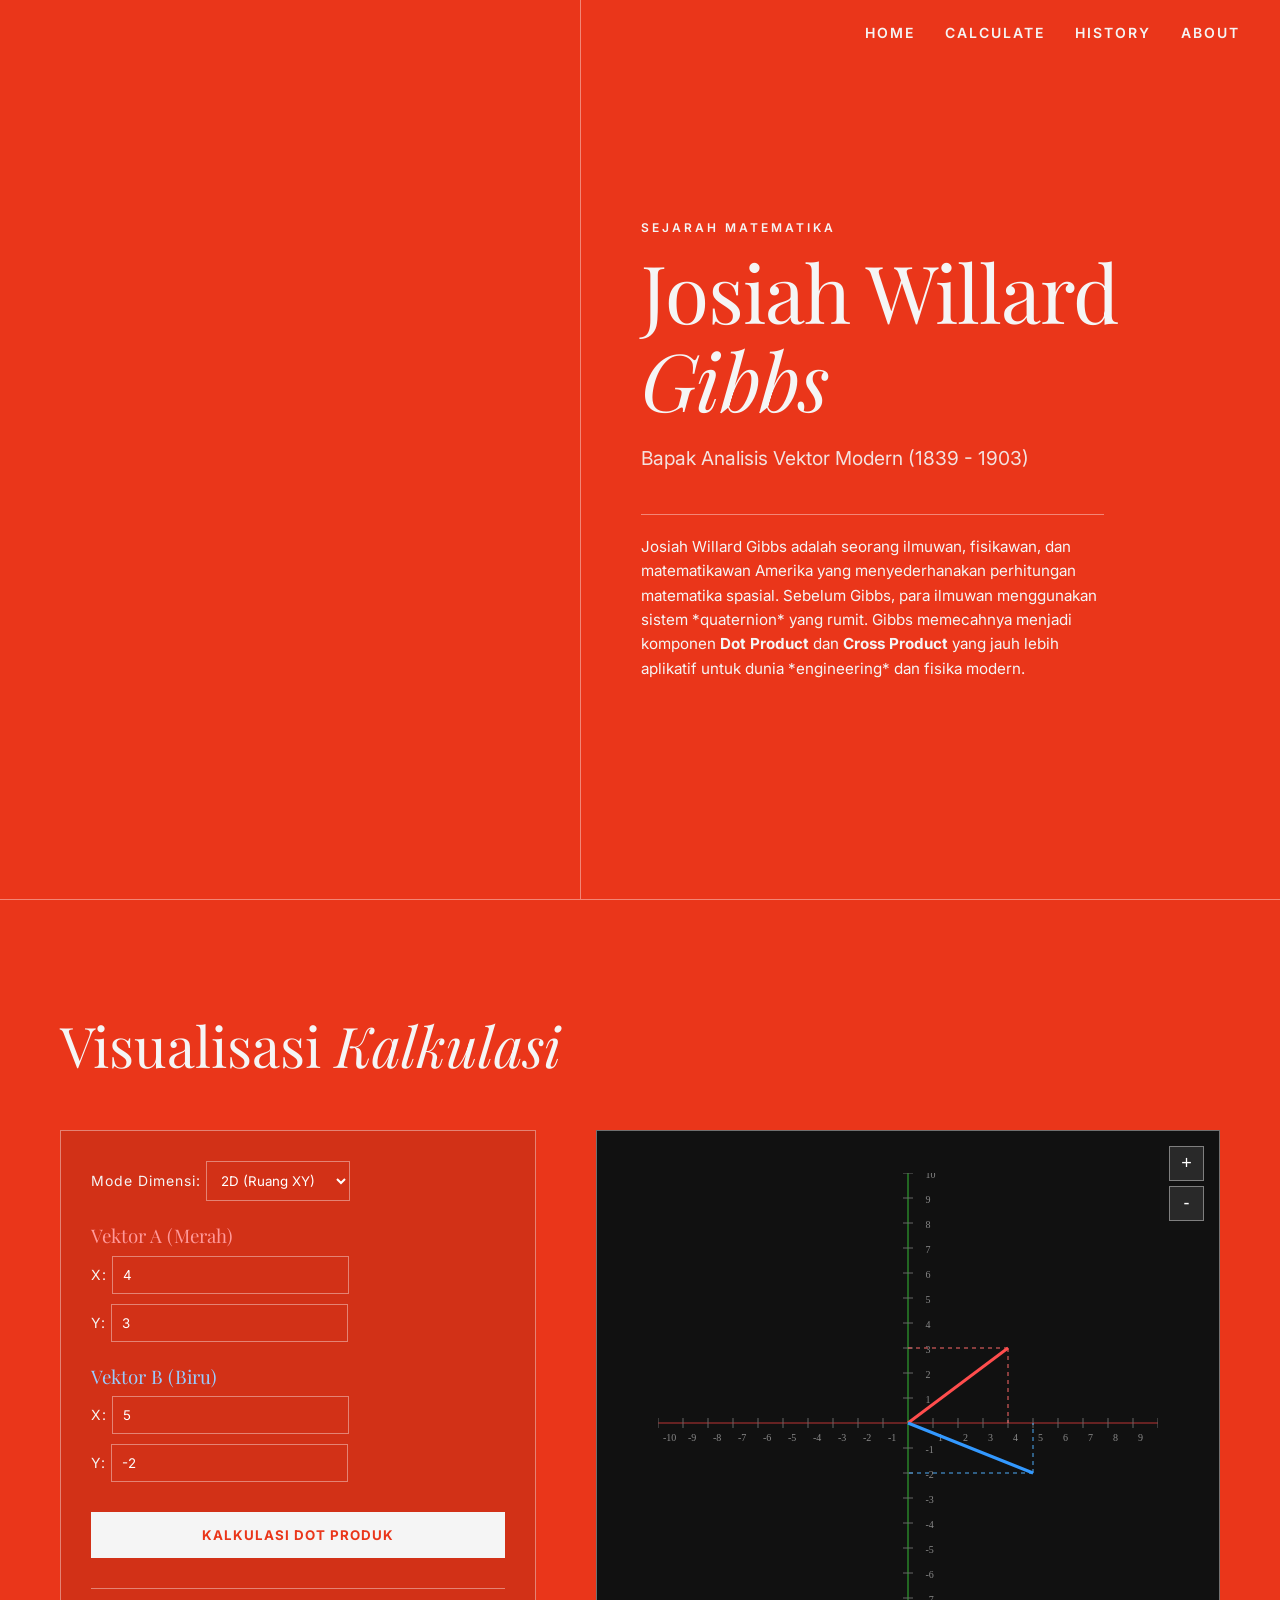
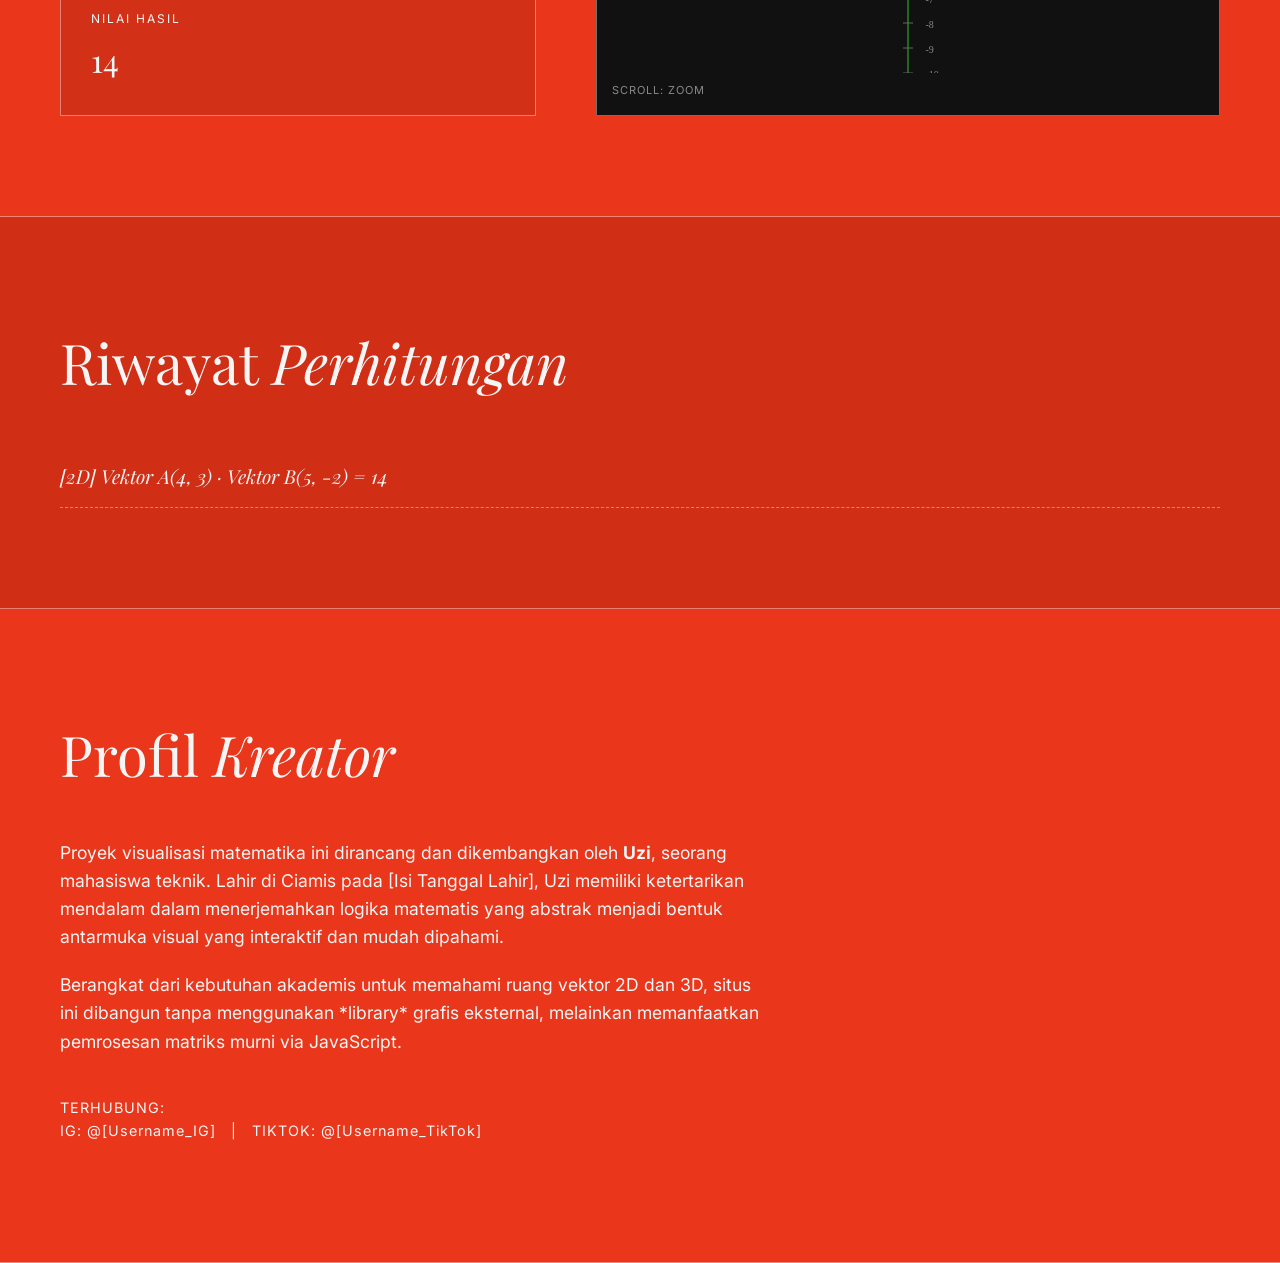
<file: index.html>
<!DOCTYPE html>
<html lang="id">
<head>
    <meta charset="UTF-8">
    <meta name="viewport" content="width=device-width, initial-scale=1.0">
    <title>Kalkulator Dot Produk Vektor</title>
    
    <link href="https://fonts.googleapis.com/css2?family=Playfair+Display:ital,wght@0,400;0,700;1,400&family=Inter:wght@300;400;600&display=swap" rel="stylesheet">

    <style>
        /* --- CSS STYLING --- */
        :root {
            --bg-red: #ea361a; /* Warna merah sesuai referensi */
            --text-white: #f5f5f5;
            --text-black: #111;
            --border-color: rgba(255, 255, 255, 0.4);
        }

        * { margin: 0; padding: 0; box-sizing: border-box; }
        
        /* Smooth scrolling untuk navigasi satu halaman */
        html { scroll-behavior: smooth; }

        body { 
            font-family: 'Inter', sans-serif; 
            background-color: var(--bg-red); 
            color: var(--text-white); 
            line-height: 1.6; 
            overflow-x: hidden;
        }

        /* Tipografi Serif untuk Judul */
        h1, h2, h3, .serif { font-family: 'Playfair Display', serif; font-weight: 400; }
        
        /* Navigasi Mengambang di Kanan Atas */
        nav {
            position: fixed;
            top: 20px; right: 40px;
            z-index: 100;
        }
        .nav-links { list-style: none; display: flex; gap: 30px; }
        .nav-links li a { 
            color: var(--text-white); 
            text-decoration: none; 
            font-size: 14px; 
            letter-spacing: 2px; 
            text-transform: uppercase;
            font-weight: 600;
        }
        .nav-links li a:hover { opacity: 0.7; }

        /* --- SECTION 1: HOME (SPLIT SCREEN) --- */
        #home {
            display: flex;
            height: 100vh;
            border-bottom: 1px solid var(--border-color);
        }
        /* Bagian Kiri: Gambar Penemu */
        .hero-image {
            flex: 1;
            /* Menggunakan foto Josiah Willard Gibbs dari Wikipedia */
            background: url('https://upload.wikimedia.org/wikipedia/commons/2/23/Josiah_Willard_Gibbs_-from_MMS-.jpg') center top/cover no-repeat;
            border-right: 1px solid var(--border-color);
            filter: contrast(1.1) grayscale(20%); /* Sedikit efek artistik */
        }
        /* Bagian Kanan: Teks & Sejarah */
        .hero-text {
            flex: 1;
            padding: 80px 60px;
            display: flex;
            flex-direction: column;
            justify-content: center;
        }
        .hero-text h1 { font-size: 5rem; line-height: 1.1; margin-bottom: 20px; letter-spacing: -1px; }
        .hero-text h1 i { font-style: italic; }
        .hero-text .subtitle { font-size: 1.2rem; margin-bottom: 40px; opacity: 0.9; }
        .hero-text .bio { 
            font-size: 0.95rem; 
            border-top: 1px solid var(--border-color); 
            padding-top: 20px; 
            max-width: 80%;
        }

        /* --- LAYOUT UMUM UNTUK SECTION LAINNYA --- */
        .section-container {
            padding: 100px 60px;
            border-bottom: 1px solid var(--border-color);
        }
        .section-title { font-size: 3.5rem; margin-bottom: 40px; }

        /* --- SECTION 2: CALCULATE --- */
        .calc-wrapper {
            display: flex;
            gap: 60px;
            flex-wrap: wrap;
        }
        .inputs { flex: 1; background: rgba(0,0,0,0.1); padding: 30px; border: 1px solid var(--border-color); }
        .input-group { display: flex; flex-direction: column; gap: 10px; margin-bottom: 20px; }
        .inputs label { font-size: 14px; letter-spacing: 1px; }
        .inputs input, .inputs select { 
            padding: 10px; 
            background: transparent; 
            border: 1px solid var(--border-color); 
            color: white; 
            font-family: 'Inter', sans-serif;
        }
        .inputs button { 
            padding: 15px; 
            background: var(--text-white); 
            color: var(--bg-red); 
            border: none; 
            cursor: pointer; 
            font-weight: bold; 
            letter-spacing: 1px; 
            width: 100%;
            margin-top: 10px;
            font-family: 'Inter', sans-serif;
            text-transform: uppercase;
        }
        .inputs button:hover { background: #111; color: white; }

        /* Area Canvas */
        .visualization { 
            flex: 1.5; 
            position: relative; 
            border: 1px solid var(--border-color); 
            background-color: #111; /* Latar kanvas gelap biar garis vektor menonjol */
            display: flex; justify-content: center; align-items: center;
        }
        canvas { cursor: grab; }
        canvas:active { cursor: grabbing; }
        .canvas-controls { position: absolute; top: 15px; right: 15px; display: flex; flex-direction: column; gap: 5px; z-index: 10; }
        .canvas-controls button { 
            width: 35px; height: 35px; background: rgba(255,255,255,0.1); color: white; border: 1px solid var(--border-color); cursor: pointer; font-size: 18px; 
        }
        .canvas-controls button:hover { background: white; color: black; }
        .canvas-hint { position: absolute; bottom: 15px; left: 15px; color: rgba(255,255,255,0.5); font-size: 11px; z-index: 10; pointer-events: none; letter-spacing: 1px; text-transform: uppercase; }

        /* --- SECTION 3: HISTORY --- */
        #history-container p { 
            padding: 15px 0; 
            border-bottom: 1px dashed var(--border-color); 
            font-family: 'Playfair Display', serif;
            font-size: 1.2rem;
            font-style: italic;
        }

        /* --- SECTION 4: ABOUT US --- */
        .about-content { max-width: 700px; font-size: 1.1rem; }
        .about-content p { margin-bottom: 20px; }
    </style>
</head>

<body>

    <nav>
        <ul class="nav-links">
            <li><a href="#home">Home</a></li>
            <li><a href="#calculate">Calculate</a></li>
            <li><a href="#history">History</a></li>
            <li><a href="#about">About</a></li>
        </ul>
    </nav>

    <section id="home">
        <div class="hero-image"></div>
        <div class="hero-text">
            <p style="letter-spacing: 3px; font-weight: 600; font-size: 12px; margin-bottom: 10px;">SEJARAH MATEMATIKA</p>
            <h1>Josiah Willard <i>Gibbs</i></h1>
            <p class="subtitle">Bapak Analisis Vektor Modern (1839 - 1903)</p>
            
            <div class="bio">
                <p>Josiah Willard Gibbs adalah seorang ilmuwan, fisikawan, dan matematikawan Amerika yang menyederhanakan perhitungan matematika spasial. Sebelum Gibbs, para ilmuwan menggunakan sistem *quaternion* yang rumit. Gibbs memecahnya menjadi komponen <strong>Dot Product</strong> dan <strong>Cross Product</strong> yang jauh lebih aplikatif untuk dunia *engineering* dan fisika modern.</p>
            </div>
        </div>
    </section>

    <section id="calculate" class="section-container">
        <h2 class="section-title">Visualisasi <i>Kalkulasi</i></h2>
        
        <div class="calc-wrapper">
            <div class="inputs">
                <label style="margin-bottom: 20px; display: block;">
                    Mode Dimensi:
                    <select id="dimension" onchange="toggleDimension(); calculateAndDraw();">
                        <option value="2d">2D (Ruang XY)</option>
                        <option value="3d">3D (Ruang XYZ)</option>
                    </select>
                </label>

                <h3 class="serif" style="color: #ff9999; margin-bottom: 5px;">Vektor A (Merah)</h3>
                <div class="input-group">
                    <label>X: <input type="number" id="ax" value="4"></label>
                    <label>Y: <input type="number" id="ay" value="3"></label>
                    <label class="z-input" style="display: none;">Z: <input type="number" id="az" value="5"></label>
                </div>

                <h3 class="serif" style="color: #99ccff; margin-bottom: 5px; margin-top: 20px;">Vektor B (Biru)</h3>
                <div class="input-group">
                    <label>X: <input type="number" id="bx" value="5"></label>
                    <label>Y: <input type="number" id="by" value="-2"></label>
                    <label class="z-input" style="display: none;">Z: <input type="number" id="bz" value="2"></label>
                </div>

                <button onclick="calculateAndDraw()">Kalkulasi Dot Produk</button>
                
                <div style="margin-top: 30px; border-top: 1px solid var(--border-color); padding-top: 20px;">
                    <p style="font-size: 12px; letter-spacing: 2px;">NILAI HASIL</p>
                    <h3 id="result-text" style="font-size: 2rem; margin-top: 5px;">-</h3>
                </div>
            </div>
            
            <div class="visualization">
                <div class="canvas-controls">
                    <button onclick="zoomCanvas(5)">+</button>
                    <button onclick="zoomCanvas(-5)">-</button>
                </div>
                <div id="canvas-hint" class="canvas-hint">Scroll: Zoom</div>
                <canvas id="vectorCanvas" width="500" height="500"></canvas>
            </div>
        </div>
    </section>

    <section id="history" class="section-container" style="background-color: #d12e16;">
        <h2 class="section-title">Riwayat <i>Perhitungan</i></h2>
        <div id="history-container">
            <p id="empty-history" style="font-family: 'Inter', sans-serif; font-style: normal;">Belum ada jejak kalkulasi.</p>
        </div>
    </section>

    <section id="about" class="section-container">
        <h2 class="section-title">Profil <i>Kreator</i></h2>
        <div class="about-content">
            <p>Proyek visualisasi matematika ini dirancang dan dikembangkan oleh <strong>Uzi</strong>, seorang mahasiswa teknik. Lahir di Ciamis pada [Isi Tanggal Lahir], Uzi memiliki ketertarikan mendalam dalam menerjemahkan logika matematis yang abstrak menjadi bentuk antarmuka visual yang interaktif dan mudah dipahami.</p>
            <p>Berangkat dari kebutuhan akademis untuk memahami ruang vektor 2D dan 3D, situs ini dibangun tanpa menggunakan *library* grafis eksternal, melainkan memanfaatkan pemrosesan matriks murni via JavaScript.</p>
            <p style="margin-top: 40px; font-size: 0.9rem; letter-spacing: 1px;">
                TERHUBUNG: <br>
                IG: @[Username_IG] &nbsp; | &nbsp; TIKTOK: @[Username_TikTok]
            </p>
        </div>
    </section>

    <script>
        // Mengatur tampilan input Z berdasarkan dimensi
        function toggleDimension() {
            const dim = document.getElementById('dimension').value;
            const zInputs = document.querySelectorAll('.z-input');
            zInputs.forEach(el => el.style.display = dim === '3d' ? 'block' : 'none');
            document.getElementById('canvas-hint').innerText = dim === '3d' ? "Scroll: Zoom | Drag: Rotasi 3D" : "Scroll: Zoom";
            
            if (dim === '2d') { yaw = 0; pitch = 0; } 
            else { yaw = Math.PI / 4; pitch = Math.PI / 6; }
        }

        const canvas = document.getElementById('vectorCanvas');
        const ctx = canvas.getContext('2d');
        const historyContainer = document.getElementById('history-container');

        // Variabel Navigasi Kanvas
        let scale = 25; 
        let yaw = 0;   
        let pitch = 0; 
        let isDragging = false;
        let lastX, lastY;

        // --- EVENT LISENERS UNTUK MOUSE ---
        canvas.addEventListener('wheel', (e) => {
            e.preventDefault();
            scale += e.deltaY > 0 ? -2 : 2;
            if(scale < 5) scale = 5;    
            if(scale > 100) scale = 100;  
            calculateAndDraw();
        });

        function zoomCanvas(amount) {
            scale += amount;
            if(scale < 5) scale = 5;
            if(scale > 100) scale = 100;
            calculateAndDraw();
        }

        canvas.addEventListener('mousedown', (e) => {
            if (document.getElementById('dimension').value === '3d') {
                isDragging = true;
                lastX = e.offsetX;
                lastY = e.offsetY;
            }
        });

        canvas.addEventListener('mousemove', (e) => {
            if (isDragging && document.getElementById('dimension').value === '3d') {
                let dx = e.offsetX - lastX;
                let dy = e.offsetY - lastY;
                yaw += dx * 0.01;
                pitch -= dy * 0.01;
                lastX = e.offsetX;
                lastY = e.offsetY;
                calculateAndDraw();
            }
        });

        canvas.addEventListener('mouseup', () => isDragging = false);
        canvas.addEventListener('mouseleave', () => isDragging = false);

        // --- PROYEKSI MATEMATIKA ---
        function project(x, y, z) {
            const is3D = document.getElementById('dimension').value === '3d';
            if (!is3D) {
                return { x: canvas.width / 2 + x * scale, y: canvas.height / 2 - y * scale };
            }
            
            let y1 = y * Math.cos(pitch) - z * Math.sin(pitch);
            let z1 = y * Math.sin(pitch) + z * Math.cos(pitch);
            let x2 = x * Math.cos(yaw) + z1 * Math.sin(yaw);
            let z2 = -x * Math.sin(yaw) + z1 * Math.cos(yaw);
            
            return {
                x: canvas.width / 2 + x2 * scale,
                y: canvas.height / 2 - y1 * scale
            };
        }

        function drawLine3D(x1, y1, z1, x2, y2, z2, color, lineWidth, isDashed = false) {
            const p1 = project(x1, y1, z1);
            const p2 = project(x2, y2, z2);
            ctx.beginPath();
            ctx.strokeStyle = color;
            ctx.lineWidth = lineWidth;
            if (isDashed) ctx.setLineDash([4, 4]); else ctx.setLineDash([]);
            ctx.moveTo(p1.x, p1.y);
            ctx.lineTo(p2.x, p2.y);
            ctx.stroke();
            ctx.setLineDash([]);
        }

        function drawText3D(text, x, y, z, color) {
            const p = project(x, y, z);
            ctx.fillStyle = color;
            ctx.font = '10px Inter';
            ctx.fillText(text, p.x + 5, p.y + 5);
        }

        // --- GAMBAR GRID KANVAS ---
        function drawAxes() {
            ctx.clearRect(0, 0, canvas.width, canvas.height);
            const is3D = document.getElementById('dimension').value === '3d';

            // Sumbu diwarnai sedikit lebih terang karena latar gelap
            drawLine3D(-20, 0, 0, 20, 0, 0, '#662222', 2); 
            drawLine3D(0, -20, 0, 0, 20, 0, '#226622', 2); 
            if (is3D) drawLine3D(0, 0, -20, 0, 0, 20, '#222266', 2); 

            for(let i = -15; i <= 15; i++) {
                if(i === 0) continue;
                drawLine3D(i, -0.2, 0, i, 0.2, 0, '#666', 1);
                drawText3D(i, i, -0.5, 0, '#888');
                
                drawLine3D(-0.2, i, 0, 0.2, i, 0, '#666', 1);
                drawText3D(i, 0.5, i, 0, '#888');
                
                if (is3D) {
                    drawLine3D(0, -0.2, i, 0, 0.2, i, '#666', 1);
                    drawText3D(i, 0, -0.5, i, '#888');
                }
            }
        }

        // --- KALKULASI UTAMA ---
        function calculateAndDraw() {
            const dim = document.getElementById('dimension').value;
            const ax = parseFloat(document.getElementById('ax').value) || 0;
            const ay = parseFloat(document.getElementById('ay').value) || 0;
            const bx = parseFloat(document.getElementById('bx').value) || 0;
            const by = parseFloat(document.getElementById('by').value) || 0;
            
            let az = 0, bz = 0, dotProduct = 0, historyText = "";

            if (dim === '3d') {
                az = parseFloat(document.getElementById('az').value) || 0;
                bz = parseFloat(document.getElementById('bz').value) || 0;
                dotProduct = (ax * bx) + (ay * by) + (az * bz);
                historyText = `[3D] Vektor A(${ax}, ${ay}, ${az}) · Vektor B(${bx}, ${by}, ${bz}) = ${dotProduct}`;
            } else {
                dotProduct = (ax * bx) + (ay * by);
                historyText = `[2D] Vektor A(${ax}, ${ay}) · Vektor B(${bx}, ${by}) = ${dotProduct}`;
            }

            document.getElementById('result-text').innerText = dotProduct;

            const emptyMsg = document.getElementById('empty-history');
            if(emptyMsg) emptyMsg.remove();
            
            const lastHistoryEntry = historyContainer.lastElementChild?.innerText;
            if (lastHistoryEntry !== historyText) {
                const p = document.createElement('p');
                p.innerText = historyText;
                // Selipkan history terbaru di paling atas
                historyContainer.insertBefore(p, historyContainer.firstChild); 
            }

            drawAxes();

            // Garis proyeksi Vektor A
            drawLine3D(ax, ay, az, ax, ay, 0, '#ff6b6b', 1, true); 
            drawLine3D(ax, ay, 0, ax, 0, 0, '#ff6b6b', 1, true);   
            drawLine3D(ax, ay, 0, 0, ay, 0, '#ff6b6b', 1, true);   
            if(dim === '3d') drawLine3D(ax, ay, az, 0, 0, az, '#ff6b6b', 1, true); 

            // Garis proyeksi Vektor B
            drawLine3D(bx, by, bz, bx, by, 0, '#4facf7', 1, true);
            drawLine3D(bx, by, 0, bx, 0, 0, '#4facf7', 1, true);
            drawLine3D(bx, by, 0, 0, by, 0, '#4facf7', 1, true);
            if(dim === '3d') drawLine3D(bx, by, bz, 0, 0, bz, '#4facf7', 1, true);

            // Garis Vektor Utama (Warna lebih terang)
            drawLine3D(0, 0, 0, ax, ay, az, '#ff4d4d', 3); 
            drawLine3D(0, 0, 0, bx, by, bz, '#3399ff', 3); 
        }

        // Inisialisasi Pertama
        toggleDimension();
        calculateAndDraw();
    </script>
</body>
</html>
</file>
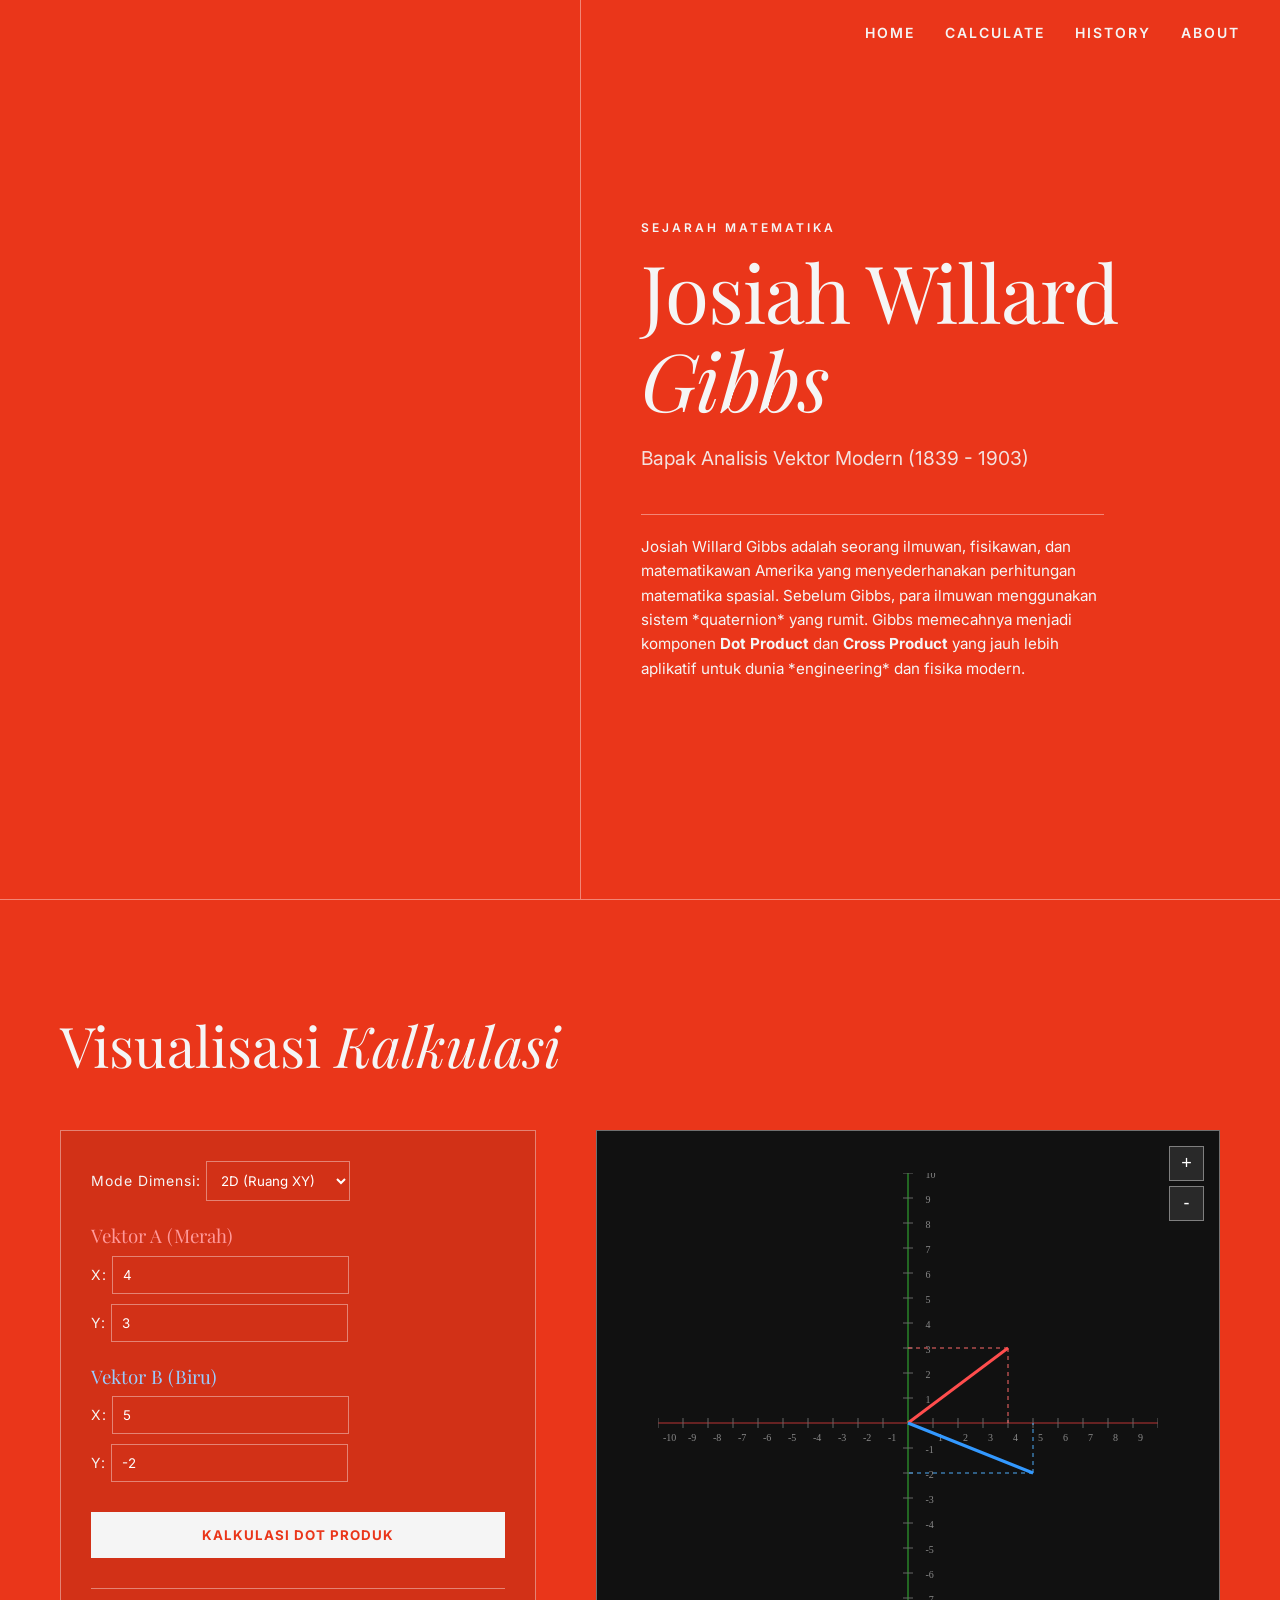
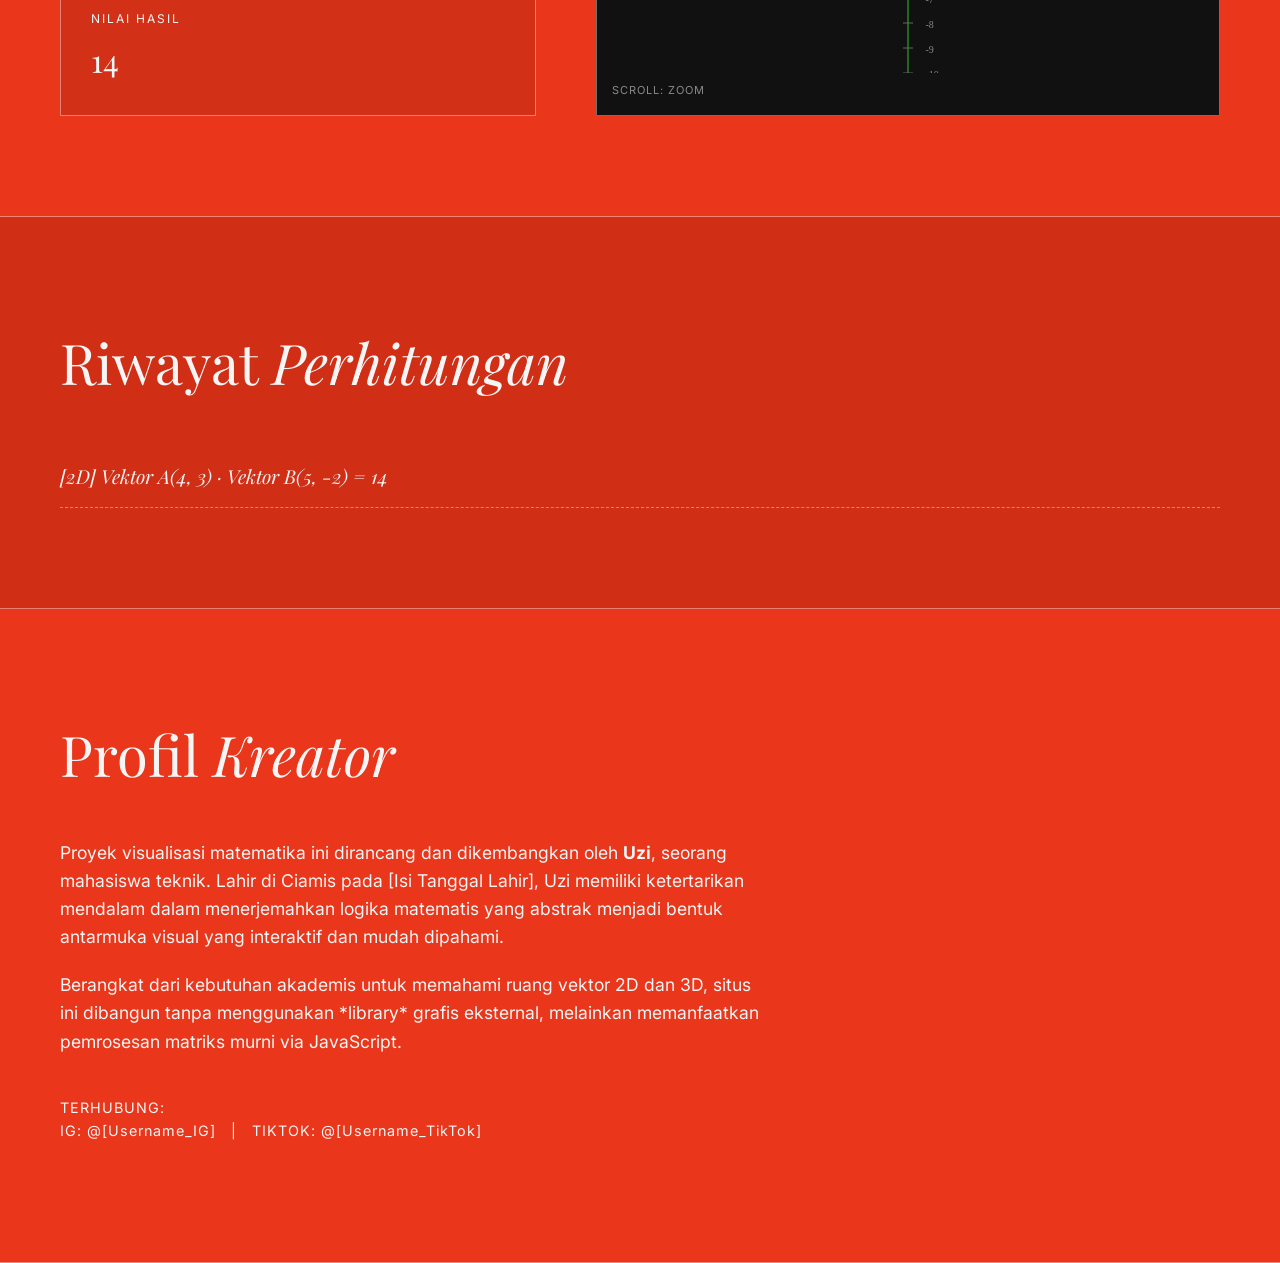
<file: about.html>
<!DOCTYPE html>
<html lang="id">
<head>
    <meta charset="UTF-8">
    <meta name="viewport" content="width=device-width, initial-scale=1.0">
    <title>Kalkulator Dot Produk Vektor</title>
    
    <link href="https://fonts.googleapis.com/css2?family=Playfair+Display:ital,wght@0,400;0,700;1,400&family=Inter:wght@300;400;600&display=swap" rel="stylesheet">

    <style>
        /* --- CSS STYLING --- */
        :root {
            --bg-red: #ea361a; /* Warna merah sesuai referensi */
            --text-white: #f5f5f5;
            --text-black: #111;
            --border-color: rgba(255, 255, 255, 0.4);
        }

        * { margin: 0; padding: 0; box-sizing: border-box; }
        
        /* Smooth scrolling untuk navigasi satu halaman */
        html { scroll-behavior: smooth; }

        body { 
            font-family: 'Inter', sans-serif; 
            background-color: var(--bg-red); 
            color: var(--text-white); 
            line-height: 1.6; 
            overflow-x: hidden;
        }

        /* Tipografi Serif untuk Judul */
        h1, h2, h3, .serif { font-family: 'Playfair Display', serif; font-weight: 400; }
        
        /* Navigasi Mengambang di Kanan Atas */
        nav {
            position: fixed;
            top: 20px; right: 40px;
            z-index: 100;
        }
        .nav-links { list-style: none; display: flex; gap: 30px; }
        .nav-links li a { 
            color: var(--text-white); 
            text-decoration: none; 
            font-size: 14px; 
            letter-spacing: 2px; 
            text-transform: uppercase;
            font-weight: 600;
        }
        .nav-links li a:hover { opacity: 0.7; }

        /* --- SECTION 1: HOME (SPLIT SCREEN) --- */
        #home {
            display: flex;
            height: 100vh;
            border-bottom: 1px solid var(--border-color);
        }
        /* Bagian Kiri: Gambar Penemu */
        .hero-image {
            flex: 1;
            /* Menggunakan foto Josiah Willard Gibbs dari Wikipedia */
            background: url('https://upload.wikimedia.org/wikipedia/commons/2/23/Josiah_Willard_Gibbs_-from_MMS-.jpg') center top/cover no-repeat;
            border-right: 1px solid var(--border-color);
            filter: contrast(1.1) grayscale(20%); /* Sedikit efek artistik */
        }
        /* Bagian Kanan: Teks & Sejarah */
        .hero-text {
            flex: 1;
            padding: 80px 60px;
            display: flex;
            flex-direction: column;
            justify-content: center;
        }
        .hero-text h1 { font-size: 5rem; line-height: 1.1; margin-bottom: 20px; letter-spacing: -1px; }
        .hero-text h1 i { font-style: italic; }
        .hero-text .subtitle { font-size: 1.2rem; margin-bottom: 40px; opacity: 0.9; }
        .hero-text .bio { 
            font-size: 0.95rem; 
            border-top: 1px solid var(--border-color); 
            padding-top: 20px; 
            max-width: 80%;
        }

        /* --- LAYOUT UMUM UNTUK SECTION LAINNYA --- */
        .section-container {
            padding: 100px 60px;
            border-bottom: 1px solid var(--border-color);
        }
        .section-title { font-size: 3.5rem; margin-bottom: 40px; }

        /* --- SECTION 2: CALCULATE --- */
        .calc-wrapper {
            display: flex;
            gap: 60px;
            flex-wrap: wrap;
        }
        .inputs { flex: 1; background: rgba(0,0,0,0.1); padding: 30px; border: 1px solid var(--border-color); }
        .input-group { display: flex; flex-direction: column; gap: 10px; margin-bottom: 20px; }
        .inputs label { font-size: 14px; letter-spacing: 1px; }
        .inputs input, .inputs select { 
            padding: 10px; 
            background: transparent; 
            border: 1px solid var(--border-color); 
            color: white; 
            font-family: 'Inter', sans-serif;
        }
        .inputs button { 
            padding: 15px; 
            background: var(--text-white); 
            color: var(--bg-red); 
            border: none; 
            cursor: pointer; 
            font-weight: bold; 
            letter-spacing: 1px; 
            width: 100%;
            margin-top: 10px;
            font-family: 'Inter', sans-serif;
            text-transform: uppercase;
        }
        .inputs button:hover { background: #111; color: white; }

        /* Area Canvas */
        .visualization { 
            flex: 1.5; 
            position: relative; 
            border: 1px solid var(--border-color); 
            background-color: #111; /* Latar kanvas gelap biar garis vektor menonjol */
            display: flex; justify-content: center; align-items: center;
        }
        canvas { cursor: grab; }
        canvas:active { cursor: grabbing; }
        .canvas-controls { position: absolute; top: 15px; right: 15px; display: flex; flex-direction: column; gap: 5px; z-index: 10; }
        .canvas-controls button { 
            width: 35px; height: 35px; background: rgba(255,255,255,0.1); color: white; border: 1px solid var(--border-color); cursor: pointer; font-size: 18px; 
        }
        .canvas-controls button:hover { background: white; color: black; }
        .canvas-hint { position: absolute; bottom: 15px; left: 15px; color: rgba(255,255,255,0.5); font-size: 11px; z-index: 10; pointer-events: none; letter-spacing: 1px; text-transform: uppercase; }

        /* --- SECTION 3: HISTORY --- */
        #history-container p { 
            padding: 15px 0; 
            border-bottom: 1px dashed var(--border-color); 
            font-family: 'Playfair Display', serif;
            font-size: 1.2rem;
            font-style: italic;
        }

        /* --- SECTION 4: ABOUT US --- */
        .about-content { max-width: 700px; font-size: 1.1rem; }
        .about-content p { margin-bottom: 20px; }
    </style>
</head>

<body>

    <nav>
        <ul class="nav-links">
            <li><a href="#home">Home</a></li>
            <li><a href="#calculate">Calculate</a></li>
            <li><a href="#history">History</a></li>
            <li><a href="#about">About</a></li>
        </ul>
    </nav>

    <section id="home">
        <div class="hero-image"></div>
        <div class="hero-text">
            <p style="letter-spacing: 3px; font-weight: 600; font-size: 12px; margin-bottom: 10px;">SEJARAH MATEMATIKA</p>
            <h1>Josiah Willard <i>Gibbs</i></h1>
            <p class="subtitle">Bapak Analisis Vektor Modern (1839 - 1903)</p>
            
            <div class="bio">
                <p>Josiah Willard Gibbs adalah seorang ilmuwan, fisikawan, dan matematikawan Amerika yang menyederhanakan perhitungan matematika spasial. Sebelum Gibbs, para ilmuwan menggunakan sistem *quaternion* yang rumit. Gibbs memecahnya menjadi komponen <strong>Dot Product</strong> dan <strong>Cross Product</strong> yang jauh lebih aplikatif untuk dunia *engineering* dan fisika modern.</p>
            </div>
        </div>
    </section>

    <section id="calculate" class="section-container">
        <h2 class="section-title">Visualisasi <i>Kalkulasi</i></h2>
        
        <div class="calc-wrapper">
            <div class="inputs">
                <label style="margin-bottom: 20px; display: block;">
                    Mode Dimensi:
                    <select id="dimension" onchange="toggleDimension(); calculateAndDraw();">
                        <option value="2d">2D (Ruang XY)</option>
                        <option value="3d">3D (Ruang XYZ)</option>
                    </select>
                </label>

                <h3 class="serif" style="color: #ff9999; margin-bottom: 5px;">Vektor A (Merah)</h3>
                <div class="input-group">
                    <label>X: <input type="number" id="ax" value="4"></label>
                    <label>Y: <input type="number" id="ay" value="3"></label>
                    <label class="z-input" style="display: none;">Z: <input type="number" id="az" value="5"></label>
                </div>

                <h3 class="serif" style="color: #99ccff; margin-bottom: 5px; margin-top: 20px;">Vektor B (Biru)</h3>
                <div class="input-group">
                    <label>X: <input type="number" id="bx" value="5"></label>
                    <label>Y: <input type="number" id="by" value="-2"></label>
                    <label class="z-input" style="display: none;">Z: <input type="number" id="bz" value="2"></label>
                </div>

                <button onclick="calculateAndDraw()">Kalkulasi Dot Produk</button>
                
                <div style="margin-top: 30px; border-top: 1px solid var(--border-color); padding-top: 20px;">
                    <p style="font-size: 12px; letter-spacing: 2px;">NILAI HASIL</p>
                    <h3 id="result-text" style="font-size: 2rem; margin-top: 5px;">-</h3>
                </div>
            </div>
            
            <div class="visualization">
                <div class="canvas-controls">
                    <button onclick="zoomCanvas(5)">+</button>
                    <button onclick="zoomCanvas(-5)">-</button>
                </div>
                <div id="canvas-hint" class="canvas-hint">Scroll: Zoom</div>
                <canvas id="vectorCanvas" width="500" height="500"></canvas>
            </div>
        </div>
    </section>

    <section id="history" class="section-container" style="background-color: #d12e16;">
        <h2 class="section-title">Riwayat <i>Perhitungan</i></h2>
        <div id="history-container">
            <p id="empty-history" style="font-family: 'Inter', sans-serif; font-style: normal;">Belum ada jejak kalkulasi.</p>
        </div>
    </section>

    <section id="about" class="section-container">
        <h2 class="section-title">Profil <i>Kreator</i></h2>
        <div class="about-content">
            <p>Proyek visualisasi matematika ini dirancang dan dikembangkan oleh <strong>Uzi</strong>, seorang mahasiswa teknik. Lahir di Ciamis pada [Isi Tanggal Lahir], Uzi memiliki ketertarikan mendalam dalam menerjemahkan logika matematis yang abstrak menjadi bentuk antarmuka visual yang interaktif dan mudah dipahami.</p>
            <p>Berangkat dari kebutuhan akademis untuk memahami ruang vektor 2D dan 3D, situs ini dibangun tanpa menggunakan *library* grafis eksternal, melainkan memanfaatkan pemrosesan matriks murni via JavaScript.</p>
            <p style="margin-top: 40px; font-size: 0.9rem; letter-spacing: 1px;">
                TERHUBUNG: <br>
                IG: @[Username_IG] &nbsp; | &nbsp; TIKTOK: @[Username_TikTok]
            </p>
        </div>
    </section>

    <script>
        // Mengatur tampilan input Z berdasarkan dimensi
        function toggleDimension() {
            const dim = document.getElementById('dimension').value;
            const zInputs = document.querySelectorAll('.z-input');
            zInputs.forEach(el => el.style.display = dim === '3d' ? 'block' : 'none');
            document.getElementById('canvas-hint').innerText = dim === '3d' ? "Scroll: Zoom | Drag: Rotasi 3D" : "Scroll: Zoom";
            
            if (dim === '2d') { yaw = 0; pitch = 0; } 
            else { yaw = Math.PI / 4; pitch = Math.PI / 6; }
        }

        const canvas = document.getElementById('vectorCanvas');
        const ctx = canvas.getContext('2d');
        const historyContainer = document.getElementById('history-container');

        // Variabel Navigasi Kanvas
        let scale = 25; 
        let yaw = 0;   
        let pitch = 0; 
        let isDragging = false;
        let lastX, lastY;

        // --- EVENT LISENERS UNTUK MOUSE ---
        canvas.addEventListener('wheel', (e) => {
            e.preventDefault();
            scale += e.deltaY > 0 ? -2 : 2;
            if(scale < 5) scale = 5;    
            if(scale > 100) scale = 100;  
            calculateAndDraw();
        });

        function zoomCanvas(amount) {
            scale += amount;
            if(scale < 5) scale = 5;
            if(scale > 100) scale = 100;
            calculateAndDraw();
        }

        canvas.addEventListener('mousedown', (e) => {
            if (document.getElementById('dimension').value === '3d') {
                isDragging = true;
                lastX = e.offsetX;
                lastY = e.offsetY;
            }
        });

        canvas.addEventListener('mousemove', (e) => {
            if (isDragging && document.getElementById('dimension').value === '3d') {
                let dx = e.offsetX - lastX;
                let dy = e.offsetY - lastY;
                yaw += dx * 0.01;
                pitch -= dy * 0.01;
                lastX = e.offsetX;
                lastY = e.offsetY;
                calculateAndDraw();
            }
        });

        canvas.addEventListener('mouseup', () => isDragging = false);
        canvas.addEventListener('mouseleave', () => isDragging = false);

        // --- PROYEKSI MATEMATIKA ---
        function project(x, y, z) {
            const is3D = document.getElementById('dimension').value === '3d';
            if (!is3D) {
                return { x: canvas.width / 2 + x * scale, y: canvas.height / 2 - y * scale };
            }
            
            let y1 = y * Math.cos(pitch) - z * Math.sin(pitch);
            let z1 = y * Math.sin(pitch) + z * Math.cos(pitch);
            let x2 = x * Math.cos(yaw) + z1 * Math.sin(yaw);
            let z2 = -x * Math.sin(yaw) + z1 * Math.cos(yaw);
            
            return {
                x: canvas.width / 2 + x2 * scale,
                y: canvas.height / 2 - y1 * scale
            };
        }

        function drawLine3D(x1, y1, z1, x2, y2, z2, color, lineWidth, isDashed = false) {
            const p1 = project(x1, y1, z1);
            const p2 = project(x2, y2, z2);
            ctx.beginPath();
            ctx.strokeStyle = color;
            ctx.lineWidth = lineWidth;
            if (isDashed) ctx.setLineDash([4, 4]); else ctx.setLineDash([]);
            ctx.moveTo(p1.x, p1.y);
            ctx.lineTo(p2.x, p2.y);
            ctx.stroke();
            ctx.setLineDash([]);
        }

        function drawText3D(text, x, y, z, color) {
            const p = project(x, y, z);
            ctx.fillStyle = color;
            ctx.font = '10px Inter';
            ctx.fillText(text, p.x + 5, p.y + 5);
        }

        // --- GAMBAR GRID KANVAS ---
        function drawAxes() {
            ctx.clearRect(0, 0, canvas.width, canvas.height);
            const is3D = document.getElementById('dimension').value === '3d';

            // Sumbu diwarnai sedikit lebih terang karena latar gelap
            drawLine3D(-20, 0, 0, 20, 0, 0, '#662222', 2); 
            drawLine3D(0, -20, 0, 0, 20, 0, '#226622', 2); 
            if (is3D) drawLine3D(0, 0, -20, 0, 0, 20, '#222266', 2); 

            for(let i = -15; i <= 15; i++) {
                if(i === 0) continue;
                drawLine3D(i, -0.2, 0, i, 0.2, 0, '#666', 1);
                drawText3D(i, i, -0.5, 0, '#888');
                
                drawLine3D(-0.2, i, 0, 0.2, i, 0, '#666', 1);
                drawText3D(i, 0.5, i, 0, '#888');
                
                if (is3D) {
                    drawLine3D(0, -0.2, i, 0, 0.2, i, '#666', 1);
                    drawText3D(i, 0, -0.5, i, '#888');
                }
            }
        }

        // --- KALKULASI UTAMA ---
        function calculateAndDraw() {
            const dim = document.getElementById('dimension').value;
            const ax = parseFloat(document.getElementById('ax').value) || 0;
            const ay = parseFloat(document.getElementById('ay').value) || 0;
            const bx = parseFloat(document.getElementById('bx').value) || 0;
            const by = parseFloat(document.getElementById('by').value) || 0;
            
            let az = 0, bz = 0, dotProduct = 0, historyText = "";

            if (dim === '3d') {
                az = parseFloat(document.getElementById('az').value) || 0;
                bz = parseFloat(document.getElementById('bz').value) || 0;
                dotProduct = (ax * bx) + (ay * by) + (az * bz);
                historyText = `[3D] Vektor A(${ax}, ${ay}, ${az}) · Vektor B(${bx}, ${by}, ${bz}) = ${dotProduct}`;
            } else {
                dotProduct = (ax * bx) + (ay * by);
                historyText = `[2D] Vektor A(${ax}, ${ay}) · Vektor B(${bx}, ${by}) = ${dotProduct}`;
            }

            document.getElementById('result-text').innerText = dotProduct;

            const emptyMsg = document.getElementById('empty-history');
            if(emptyMsg) emptyMsg.remove();
            
            const lastHistoryEntry = historyContainer.lastElementChild?.innerText;
            if (lastHistoryEntry !== historyText) {
                const p = document.createElement('p');
                p.innerText = historyText;
                // Selipkan history terbaru di paling atas
                historyContainer.insertBefore(p, historyContainer.firstChild); 
            }

            drawAxes();

            // Garis proyeksi Vektor A
            drawLine3D(ax, ay, az, ax, ay, 0, '#ff6b6b', 1, true); 
            drawLine3D(ax, ay, 0, ax, 0, 0, '#ff6b6b', 1, true);   
            drawLine3D(ax, ay, 0, 0, ay, 0, '#ff6b6b', 1, true);   
            if(dim === '3d') drawLine3D(ax, ay, az, 0, 0, az, '#ff6b6b', 1, true); 

            // Garis proyeksi Vektor B
            drawLine3D(bx, by, bz, bx, by, 0, '#4facf7', 1, true);
            drawLine3D(bx, by, 0, bx, 0, 0, '#4facf7', 1, true);
            drawLine3D(bx, by, 0, 0, by, 0, '#4facf7', 1, true);
            if(dim === '3d') drawLine3D(bx, by, bz, 0, 0, bz, '#4facf7', 1, true);

            // Garis Vektor Utama (Warna lebih terang)
            drawLine3D(0, 0, 0, ax, ay, az, '#ff4d4d', 3); 
            drawLine3D(0, 0, 0, bx, by, bz, '#3399ff', 3); 
        }

        // Inisialisasi Pertama
        toggleDimension();
        calculateAndDraw();
    </script>
</body>
</html>
</file>
